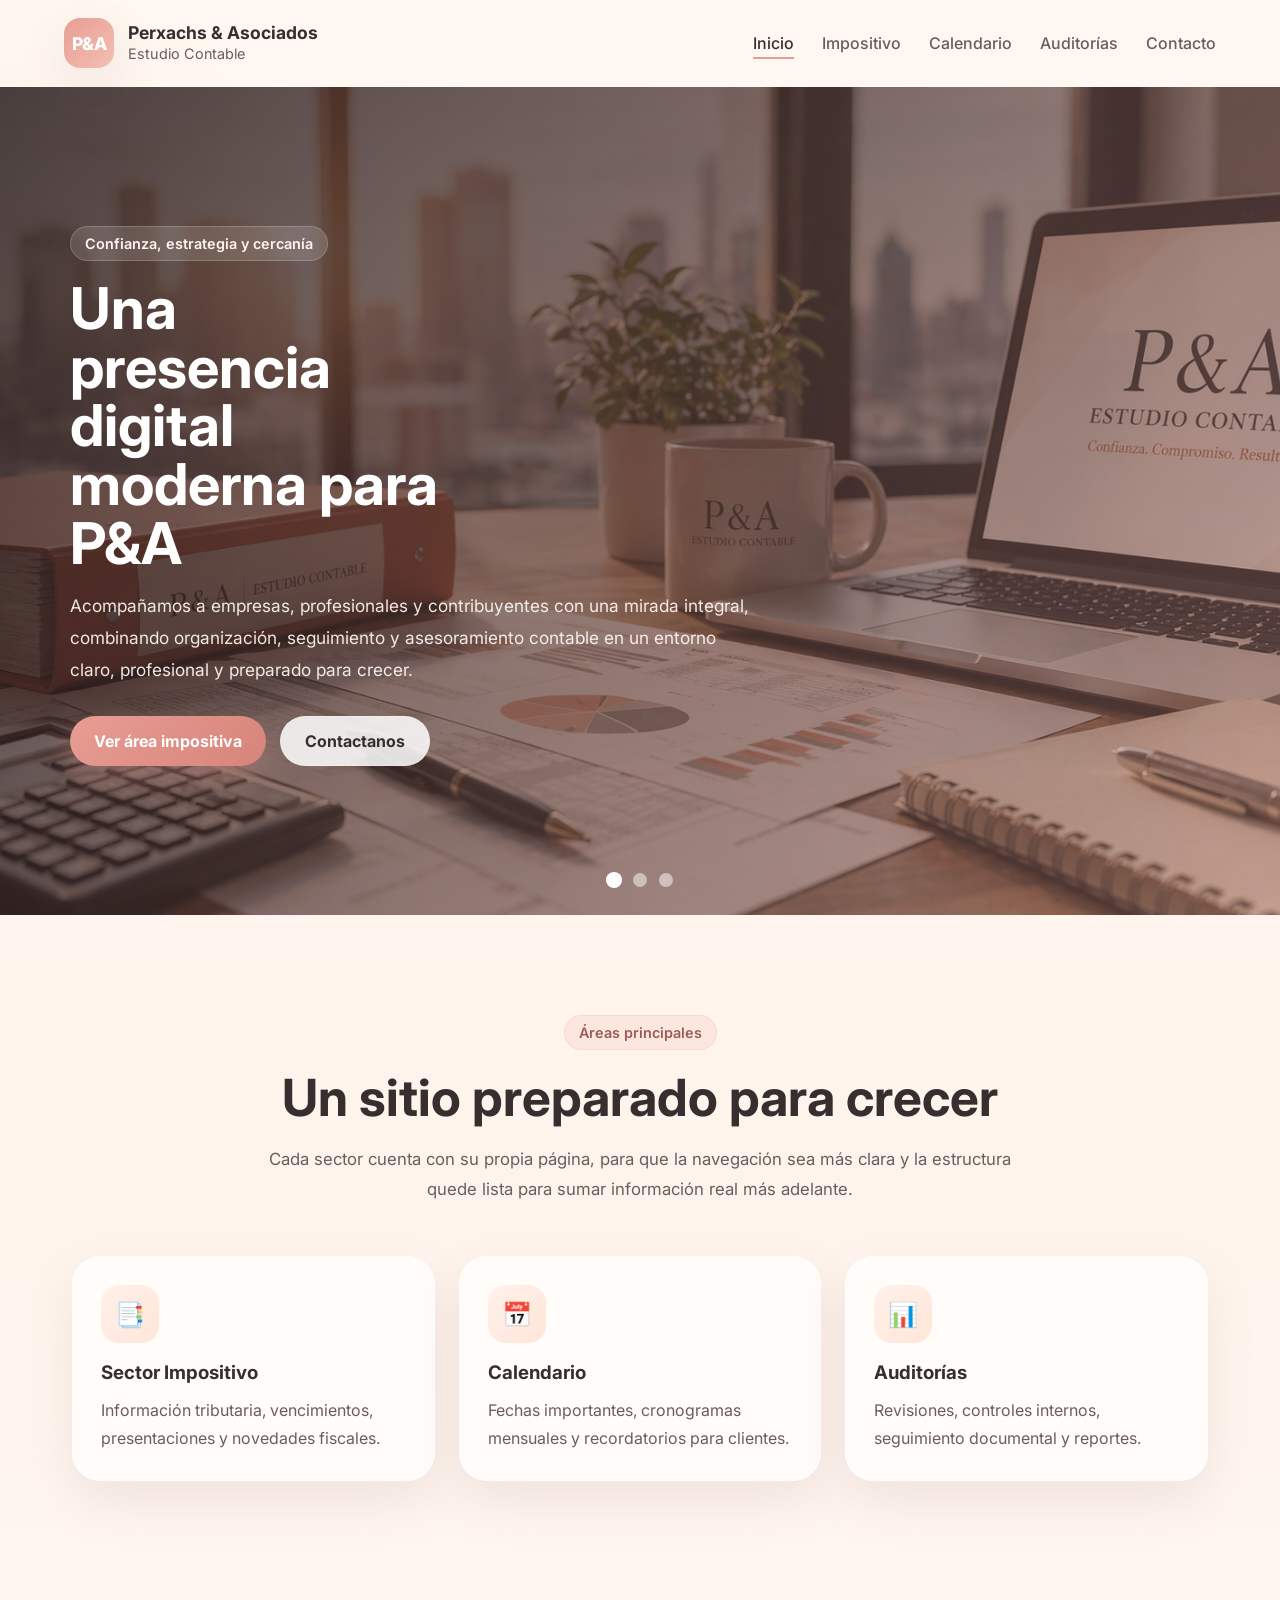
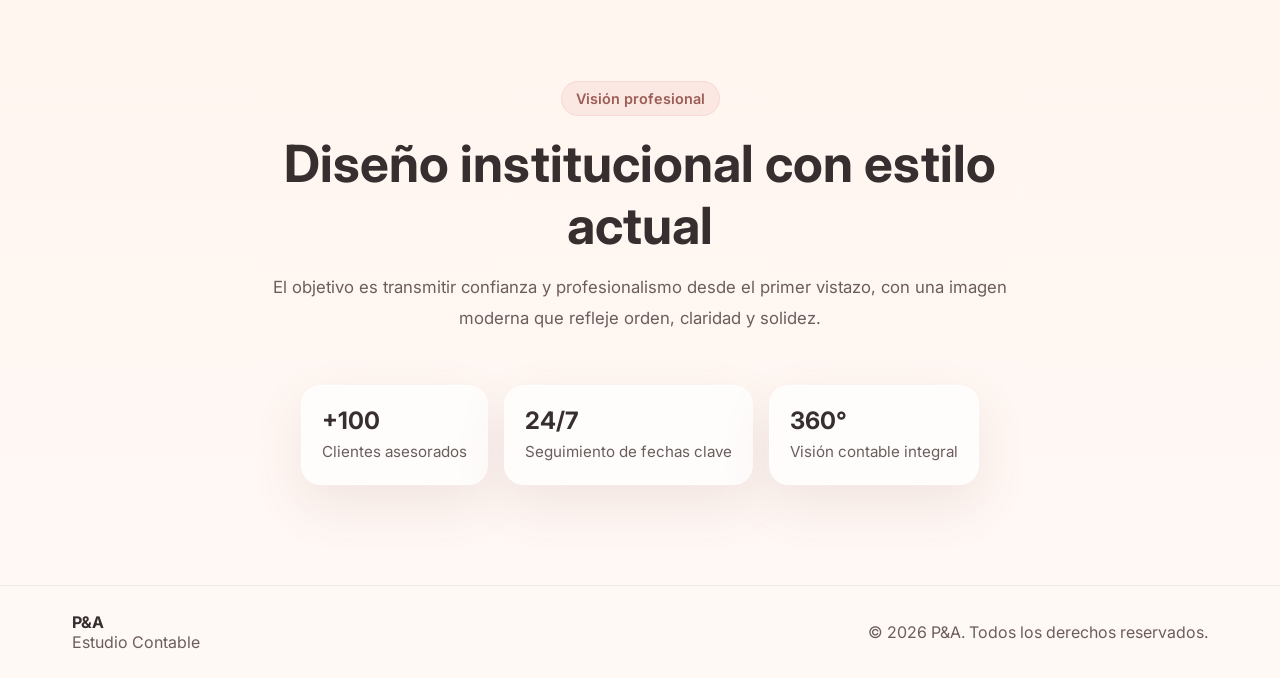
<file: index.html>
<!DOCTYPE html>
<html lang="es">
<head>
  <meta charset="UTF-8" />
  <meta name="viewport" content="width=device-width, initial-scale=1.0" />
  <title>P&A | Inicio</title>
  <link rel="preconnect" href="https://fonts.googleapis.com">
  <link rel="preconnect" href="https://fonts.gstatic.com" crossorigin>
  <link href="https://fonts.googleapis.com/css2?family=Inter:wght@300;400;500;600;700;800&display=swap" rel="stylesheet">
  <link rel="stylesheet" href="styles.css" />
</head>
<body>
  <div class="bg-blur bg-blur-1"></div>
  <div class="bg-blur bg-blur-2"></div>

  <header class="header" id="header">
    <div class="container nav">
      <a href="index.html" class="logo">
        <span class="logo-mark">P&A</span>
        <div class="logo-text">
          <h1>Perxachs & Asociados</h1>
          <p>Estudio Contable</p>
        </div>
      </a>

      <nav class="nav-menu" id="navMenu">
        <a href="index.html" class="active">Inicio</a>
        <a href="impositivo.html">Impositivo</a>
        <a href="calendario.html">Calendario</a>
        <a href="auditorias.html">Auditorías</a>
        <a href="contacto.html">Contacto</a>
      </nav>

      <button class="menu-toggle" id="menuToggle" aria-label="Abrir menú">
        <span></span><span></span><span></span>
      </button>
    </div>
  </header>

  <main>
    <section class="hero-slider" id="inicio">
  <div class="hero-slides">
    <div class="hero-slide active" style="background-image: url('img/slide1.jpg');"></div>
    <div class="hero-slide" style="background-image: url('img/slide2.jpg');"></div>
    <div class="hero-slide" style="background-image: url('img/slide3.jpg');"></div>
  </div>

  <div class="hero-overlay"></div>

  <div class="container hero-slider-content">
  <div class="hero-text reveal visible" id="heroTextBox">
    <span class="eyebrow" id="heroEyebrow">Confianza, estrategia y cercanía</span>
    <h2 id="heroTitle">Una presencia digital moderna para P&A</h2>
    <p id="heroDescription">
      Acompañamos a empresas, profesionales y contribuyentes con una mirada integral,
      combinando organización, seguimiento y asesoramiento contable en un entorno claro,
      profesional y preparado para crecer.
    </p>

    <div class="hero-buttons">
      <a href="impositivo.html" class="btn btn-primary" id="heroPrimaryBtn">Ver área impositiva</a>
      <a href="contacto.html" class="btn btn-secondary" id="heroSecondaryBtn">Contactanos</a>
    </div>
  </div>

  <div class="slider-indicators">
    <button class="indicator active" aria-label="Slide 1"></button>
    <button class="indicator" aria-label="Slide 2"></button>
    <button class="indicator" aria-label="Slide 3"></button>
  </div>
</div>
</section>

    <section class="section">
      <div class="container">
        <div class="section-heading reveal">
          <span class="section-label">Áreas principales</span>
          <h2>Un sitio preparado para crecer</h2>
          <p>
            Cada sector cuenta con su propia página, para que la navegación sea más clara
            y la estructura quede lista para sumar información real más adelante.
          </p>
        </div>

        <div class="cards-grid">
          <a class="info-card reveal card-link" href="impositivo.html">
            <div class="icon">📑</div>
            <h3>Sector Impositivo</h3>
            <p>Información tributaria, vencimientos, presentaciones y novedades fiscales.</p>
          </a>

          <a class="info-card reveal card-link" href="calendario.html">
            <div class="icon">📅</div>
            <h3>Calendario</h3>
            <p>Fechas importantes, cronogramas mensuales y recordatorios para clientes.</p>
          </a>

          <a class="info-card reveal card-link" href="auditorias.html">
            <div class="icon">📊</div>
            <h3>Auditorías</h3>
            <p>Revisiones, controles internos, seguimiento documental y reportes.</p>
          </a>
        </div>
      </div>
    </section>

    <section class="section">
      <div class="container">
        <div class="section-heading reveal">
          <span class="section-label">Visión profesional</span>
          <h2>Diseño institucional con estilo actual</h2>
          <p>
            El objetivo es transmitir confianza y profesionalismo desde el primer vistazo,
            con una imagen moderna que refleje orden, claridad y solidez.
          </p>
        </div>

        <div class="hero-stats center-stats">
          <div class="stat-card reveal">
            <h3>+100</h3>
            <p>Clientes asesorados</p>
          </div>
          <div class="stat-card reveal">
            <h3>24/7</h3>
            <p>Seguimiento de fechas clave</p>
          </div>
          <div class="stat-card reveal">
            <h3>360°</h3>
            <p>Visión contable integral</p>
          </div>
        </div>
      </div>
    </section>
  </main>

  <footer class="footer">
    <div class="container footer-content">
      <div>
        <strong>P&A</strong>
        <p>Estudio Contable</p>
      </div>
      <p>© 2026 P&A. Todos los derechos reservados.</p>
    </div>
  </footer>

  <script src="script.js"></script>
</body>
</html>
</file>
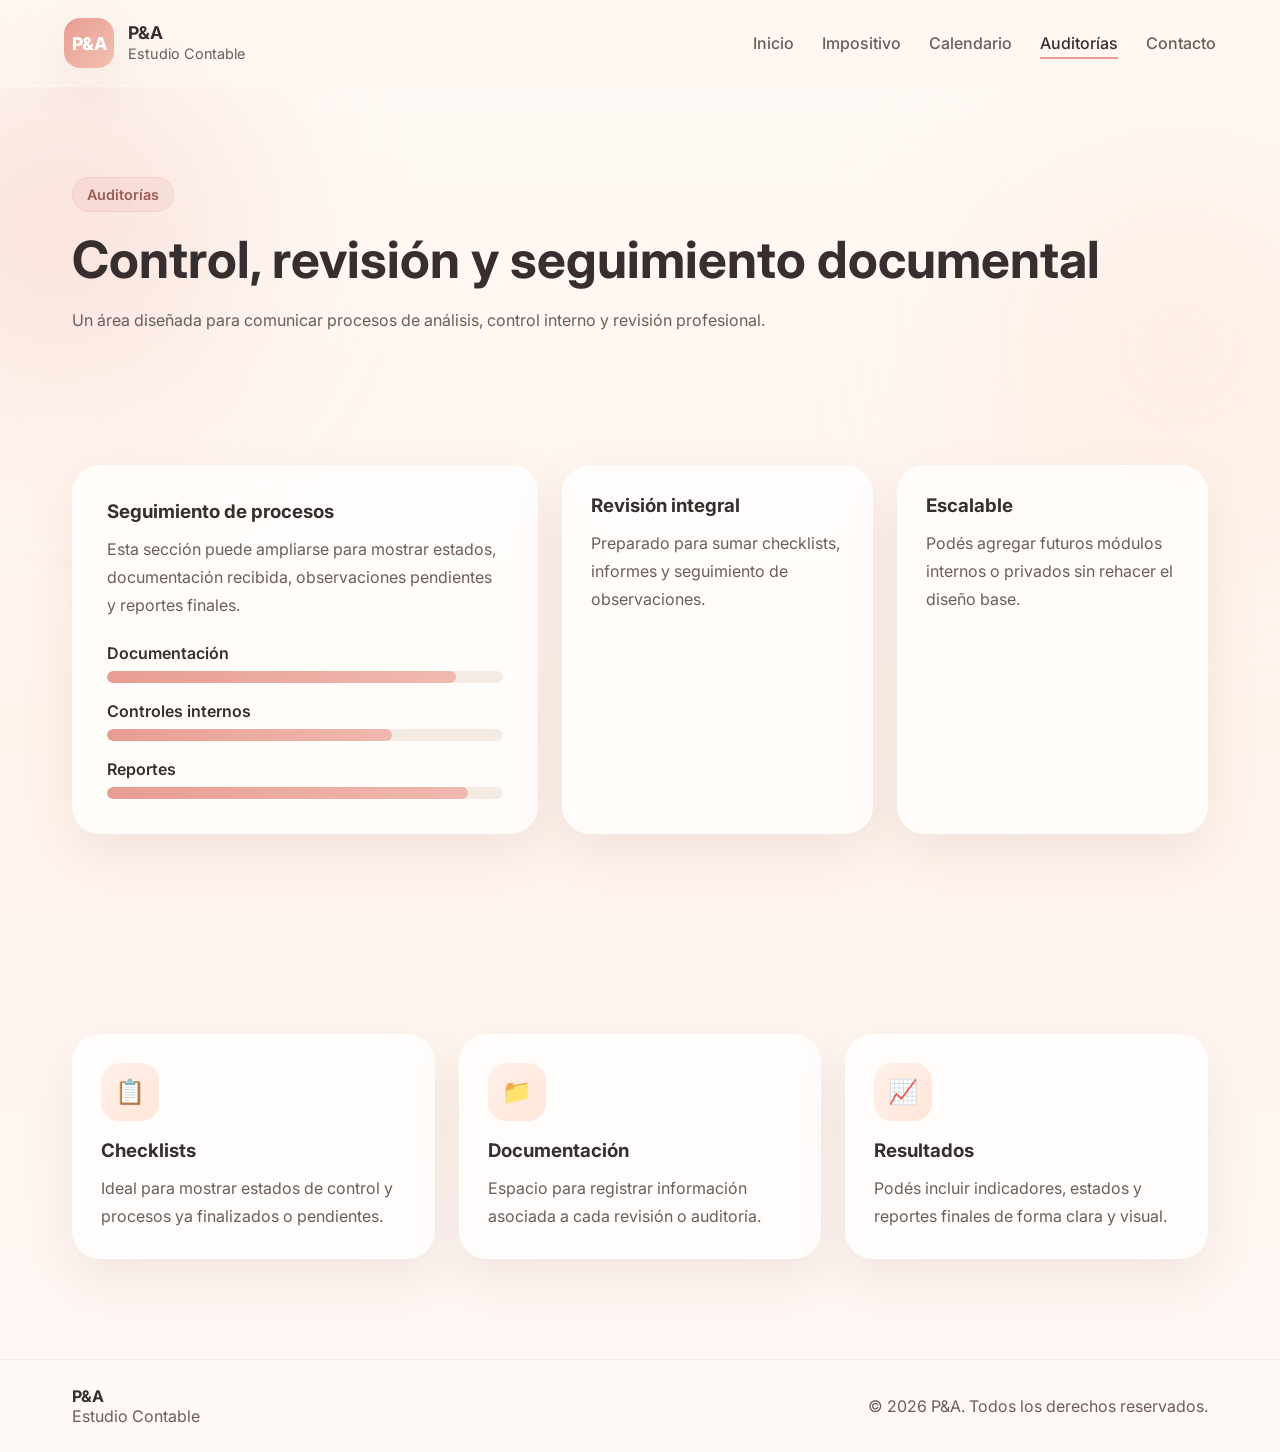
<file: auditorias.html>
<!DOCTYPE html>
<html lang="es">
<head>
  <meta charset="UTF-8" />
  <meta name="viewport" content="width=device-width, initial-scale=1.0" />
  <title>P&A | Auditorías</title>
  <link rel="preconnect" href="https://fonts.googleapis.com">
  <link rel="preconnect" href="https://fonts.gstatic.com" crossorigin>
  <link href="https://fonts.googleapis.com/css2?family=Inter:wght@300;400;500;600;700;800&display=swap" rel="stylesheet">
  <link rel="stylesheet" href="styles.css" />
</head>
<body>
  <div class="bg-blur bg-blur-1"></div>
  <div class="bg-blur bg-blur-2"></div>

  <header class="header" id="header">
    <div class="container nav">
      <a href="index.html" class="logo">
        <span class="logo-mark">P&A</span>
        <div class="logo-text">
          <h1>P&A</h1>
          <p>Estudio Contable</p>
        </div>
      </a>

      <nav class="nav-menu" id="navMenu">
        <a href="index.html">Inicio</a>
        <a href="impositivo.html">Impositivo</a>
        <a href="calendario.html">Calendario</a>
        <a href="auditorias.html" class="active">Auditorías</a>
        <a href="contacto.html">Contacto</a>
      </nav>

      <button class="menu-toggle" id="menuToggle" aria-label="Abrir menú">
        <span></span><span></span><span></span>
      </button>
    </div>
  </header>

  <main>
    <section class="subhero">
      <div class="container">
        <span class="section-label">Auditorías</span>
        <h2>Control, revisión y seguimiento documental</h2>
        <p>
          Un área diseñada para comunicar procesos de análisis, control interno y revisión profesional.
        </p>
      </div>
    </section>

    <section class="section">
      <div class="container audit-grid">
        <div class="audit-card large reveal">
          <h3>Seguimiento de procesos</h3>
          <p>
            Esta sección puede ampliarse para mostrar estados, documentación recibida,
            observaciones pendientes y reportes finales.
          </p>
          <div class="progress-list">
            <div class="progress-item">
              <span>Documentación</span>
              <div class="progress"><div style="width: 88%"></div></div>
            </div>
            <div class="progress-item">
              <span>Controles internos</span>
              <div class="progress"><div style="width: 72%"></div></div>
            </div>
            <div class="progress-item">
              <span>Reportes</span>
              <div class="progress"><div style="width: 91%"></div></div>
            </div>
          </div>
        </div>

        <div class="audit-card reveal">
          <h3>Revisión integral</h3>
          <p>Preparado para sumar checklists, informes y seguimiento de observaciones.</p>
        </div>

        <div class="audit-card reveal">
          <h3>Escalable</h3>
          <p>Podés agregar futuros módulos internos o privados sin rehacer el diseño base.</p>
        </div>
      </div>
    </section>

    <section class="section">
      <div class="container cards-grid">
        <article class="info-card reveal">
          <div class="icon">📋</div>
          <h3>Checklists</h3>
          <p>Ideal para mostrar estados de control y procesos ya finalizados o pendientes.</p>
        </article>

        <article class="info-card reveal">
          <div class="icon">📁</div>
          <h3>Documentación</h3>
          <p>Espacio para registrar información asociada a cada revisión o auditoría.</p>
        </article>

        <article class="info-card reveal">
          <div class="icon">📈</div>
          <h3>Resultados</h3>
          <p>Podés incluir indicadores, estados y reportes finales de forma clara y visual.</p>
        </article>
      </div>
    </section>
  </main>

  <footer class="footer">
    <div class="container footer-content">
      <div>
        <strong>P&A</strong>
        <p>Estudio Contable</p>
      </div>
      <p>© 2026 P&A. Todos los derechos reservados.</p>
    </div>
  </footer>

  <script src="script.js"></script>
</body>
</html>
</file>
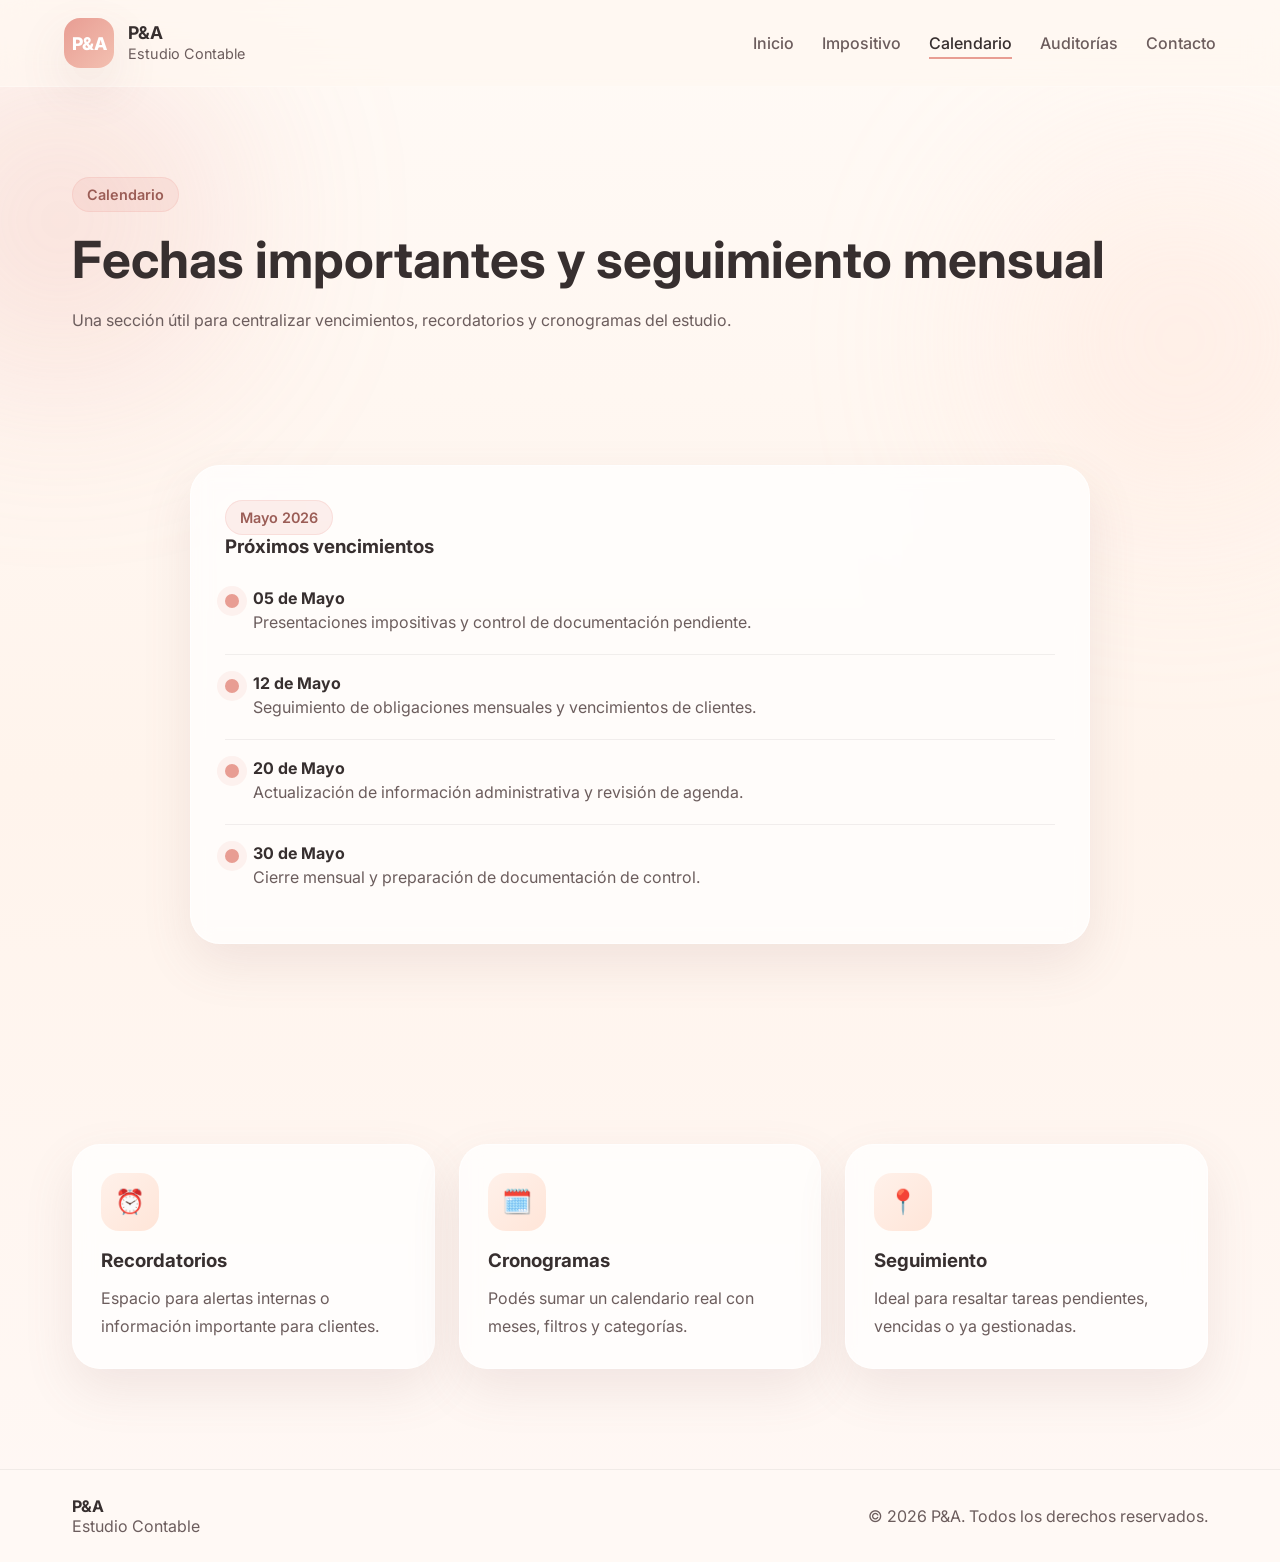
<file: calendario.html>
<!DOCTYPE html>
<html lang="es">
<head>
  <meta charset="UTF-8" />
  <meta name="viewport" content="width=device-width, initial-scale=1.0" />
  <title>P&A | Calendario</title>
  <link rel="preconnect" href="https://fonts.googleapis.com">
  <link rel="preconnect" href="https://fonts.gstatic.com" crossorigin>
  <link href="https://fonts.googleapis.com/css2?family=Inter:wght@300;400;500;600;700;800&display=swap" rel="stylesheet">
  <link rel="stylesheet" href="styles.css" />
</head>
<body>
  <div class="bg-blur bg-blur-1"></div>
  <div class="bg-blur bg-blur-2"></div>

  <header class="header" id="header">
    <div class="container nav">
      <a href="index.html" class="logo">
        <span class="logo-mark">P&A</span>
        <div class="logo-text">
          <h1>P&A</h1>
          <p>Estudio Contable</p>
        </div>
      </a>

      <nav class="nav-menu" id="navMenu">
        <a href="index.html">Inicio</a>
        <a href="impositivo.html">Impositivo</a>
        <a href="calendario.html" class="active">Calendario</a>
        <a href="auditorias.html">Auditorías</a>
        <a href="contacto.html">Contacto</a>
      </nav>

      <button class="menu-toggle" id="menuToggle" aria-label="Abrir menú">
        <span></span><span></span><span></span>
      </button>
    </div>
  </header>

  <main>
    <section class="subhero">
      <div class="container">
        <span class="section-label">Calendario</span>
        <h2>Fechas importantes y seguimiento mensual</h2>
        <p>
          Una sección útil para centralizar vencimientos, recordatorios y cronogramas del estudio.
        </p>
      </div>
    </section>

    <section class="section">
      <div class="container">
        <div class="timeline-card reveal full-card">
          <span class="section-label">Mayo 2026</span>
          <h3>Próximos vencimientos</h3>

          <div class="timeline-item">
            <div class="dot"></div>
            <div>
              <strong>05 de Mayo</strong>
              <p>Presentaciones impositivas y control de documentación pendiente.</p>
            </div>
          </div>

          <div class="timeline-item">
            <div class="dot"></div>
            <div>
              <strong>12 de Mayo</strong>
              <p>Seguimiento de obligaciones mensuales y vencimientos de clientes.</p>
            </div>
          </div>

          <div class="timeline-item">
            <div class="dot"></div>
            <div>
              <strong>20 de Mayo</strong>
              <p>Actualización de información administrativa y revisión de agenda.</p>
            </div>
          </div>

          <div class="timeline-item">
            <div class="dot"></div>
            <div>
              <strong>30 de Mayo</strong>
              <p>Cierre mensual y preparación de documentación de control.</p>
            </div>
          </div>
        </div>
      </div>
    </section>

    <section class="section">
      <div class="container cards-grid">
        <article class="info-card reveal">
          <div class="icon">⏰</div>
          <h3>Recordatorios</h3>
          <p>Espacio para alertas internas o información importante para clientes.</p>
        </article>

        <article class="info-card reveal">
          <div class="icon">🗓️</div>
          <h3>Cronogramas</h3>
          <p>Podés sumar un calendario real con meses, filtros y categorías.</p>
        </article>

        <article class="info-card reveal">
          <div class="icon">📍</div>
          <h3>Seguimiento</h3>
          <p>Ideal para resaltar tareas pendientes, vencidas o ya gestionadas.</p>
        </article>
      </div>
    </section>
  </main>

  <footer class="footer">
    <div class="container footer-content">
      <div>
        <strong>P&A</strong>
        <p>Estudio Contable</p>
      </div>
      <p>© 2026 P&A. Todos los derechos reservados.</p>
    </div>
  </footer>

  <script src="script.js"></script>
</body>
</html>
</file>
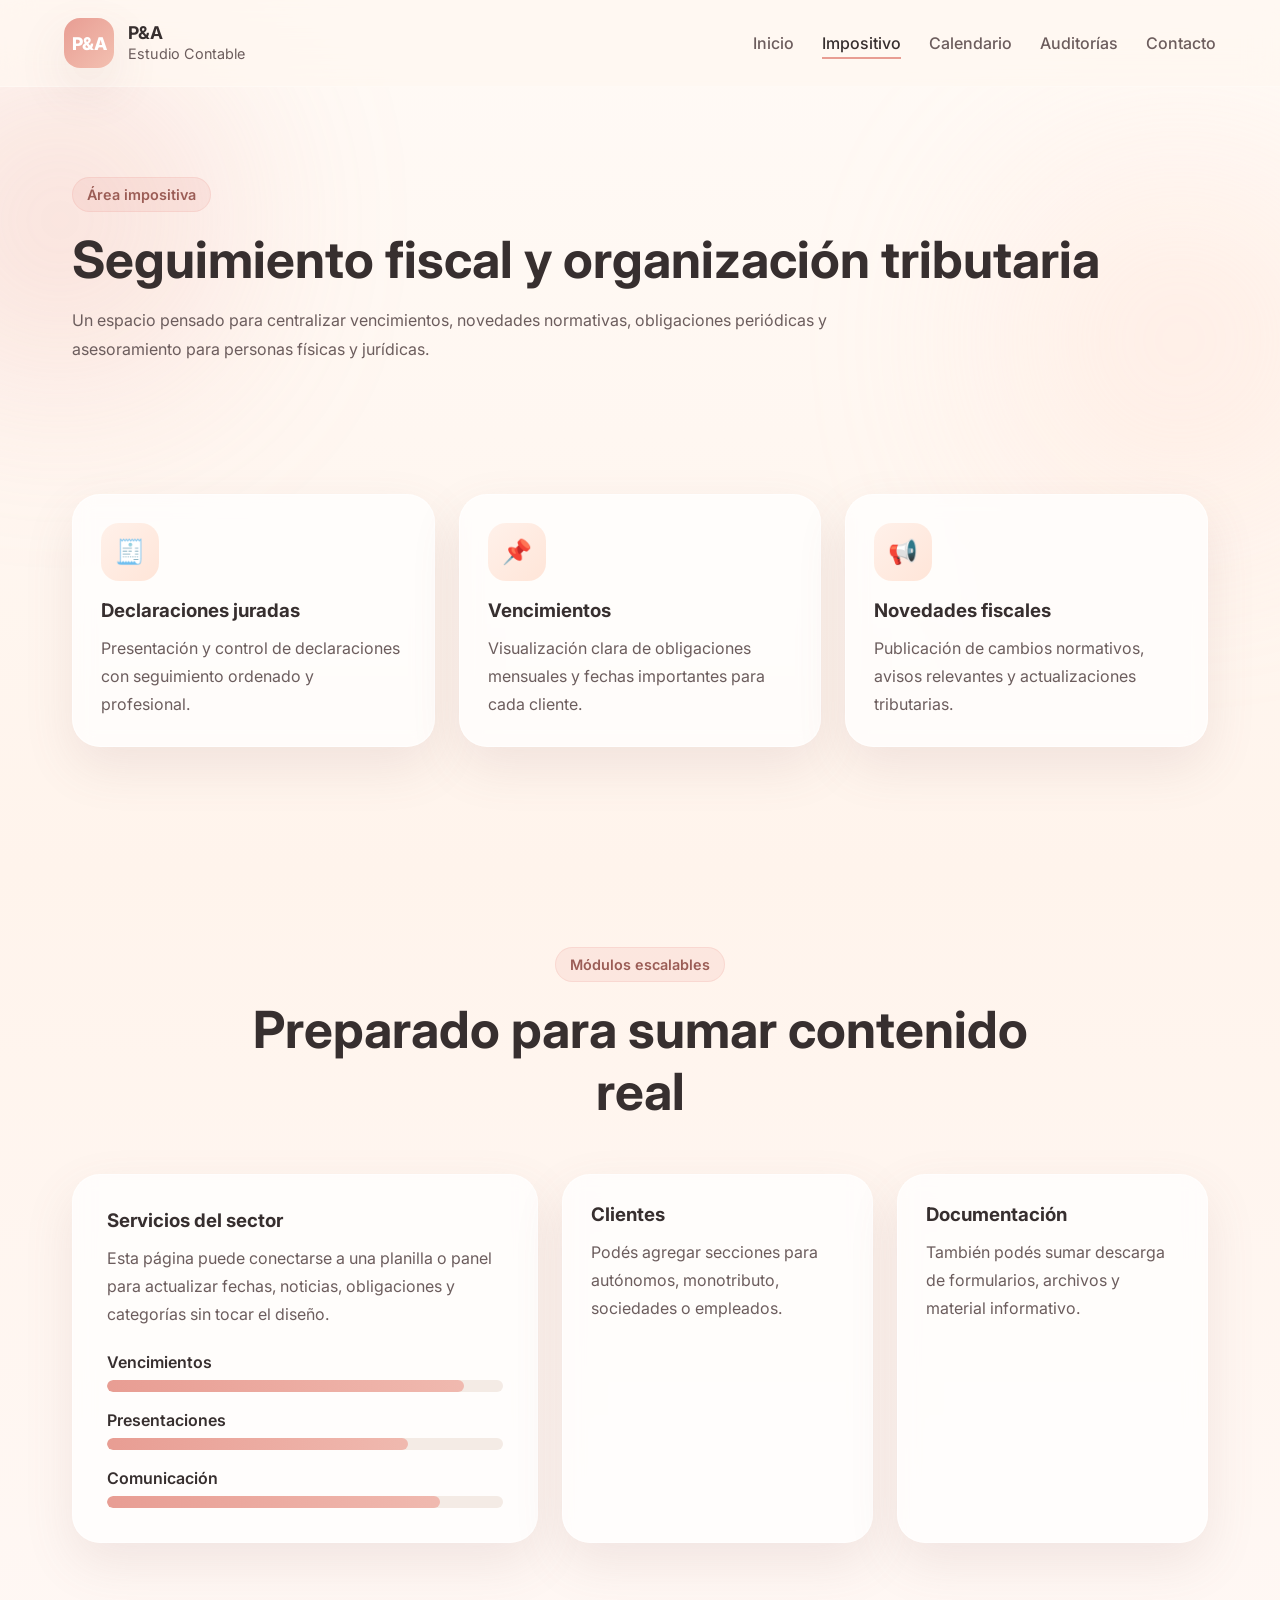
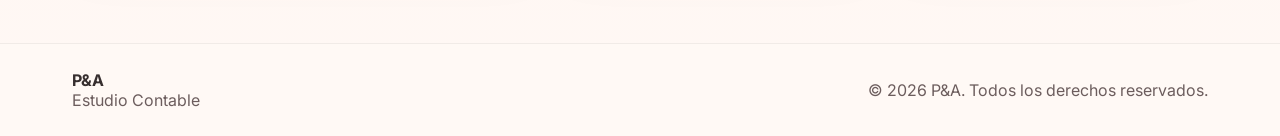
<file: impositivo.html>
<!DOCTYPE html>
<html lang="es">
<head>
  <meta charset="UTF-8" />
  <meta name="viewport" content="width=device-width, initial-scale=1.0" />
  <title>P&A | Impositivo</title>
  <link rel="preconnect" href="https://fonts.googleapis.com">
  <link rel="preconnect" href="https://fonts.gstatic.com" crossorigin>
  <link href="https://fonts.googleapis.com/css2?family=Inter:wght@300;400;500;600;700;800&display=swap" rel="stylesheet">
  <link rel="stylesheet" href="styles.css" />
</head>
<body>
  <div class="bg-blur bg-blur-1"></div>
  <div class="bg-blur bg-blur-2"></div>

  <header class="header" id="header">
    <div class="container nav">
      <a href="index.html" class="logo">
        <span class="logo-mark">P&A</span>
        <div class="logo-text">
          <h1>P&A</h1>
          <p>Estudio Contable</p>
        </div>
      </a>

      <nav class="nav-menu" id="navMenu">
        <a href="index.html">Inicio</a>
        <a href="impositivo.html" class="active">Impositivo</a>
        <a href="calendario.html">Calendario</a>
        <a href="auditorias.html">Auditorías</a>
        <a href="contacto.html">Contacto</a>
      </nav>

      <button class="menu-toggle" id="menuToggle" aria-label="Abrir menú">
        <span></span><span></span><span></span>
      </button>
    </div>
  </header>

  <main>
    <section class="subhero">
      <div class="container">
        <span class="section-label">Área impositiva</span>
        <h2>Seguimiento fiscal y organización tributaria</h2>
        <p>
          Un espacio pensado para centralizar vencimientos, novedades normativas,
          obligaciones periódicas y asesoramiento para personas físicas y jurídicas.
        </p>
      </div>
    </section>

    <section class="section">
      <div class="container cards-grid">
        <article class="info-card reveal">
          <div class="icon">🧾</div>
          <h3>Declaraciones juradas</h3>
          <p>Presentación y control de declaraciones con seguimiento ordenado y profesional.</p>
        </article>

        <article class="info-card reveal">
          <div class="icon">📌</div>
          <h3>Vencimientos</h3>
          <p>Visualización clara de obligaciones mensuales y fechas importantes para cada cliente.</p>
        </article>

        <article class="info-card reveal">
          <div class="icon">📢</div>
          <h3>Novedades fiscales</h3>
          <p>Publicación de cambios normativos, avisos relevantes y actualizaciones tributarias.</p>
        </article>
      </div>
    </section>

    <section class="section">
      <div class="container">
        <div class="section-heading reveal">
          <span class="section-label">Módulos escalables</span>
          <h2>Preparado para sumar contenido real</h2>
        </div>

        <div class="audit-grid">
          <div class="audit-card large reveal">
            <h3>Servicios del sector</h3>
            <p>
              Esta página puede conectarse a una planilla o panel para actualizar fechas,
              noticias, obligaciones y categorías sin tocar el diseño.
            </p>
            <div class="progress-list">
              <div class="progress-item">
                <span>Vencimientos</span>
                <div class="progress"><div style="width: 90%"></div></div>
              </div>
              <div class="progress-item">
                <span>Presentaciones</span>
                <div class="progress"><div style="width: 76%"></div></div>
              </div>
              <div class="progress-item">
                <span>Comunicación</span>
                <div class="progress"><div style="width: 84%"></div></div>
              </div>
            </div>
          </div>

          <div class="audit-card reveal">
            <h3>Clientes</h3>
            <p>Podés agregar secciones para autónomos, monotributo, sociedades o empleados.</p>
          </div>

          <div class="audit-card reveal">
            <h3>Documentación</h3>
            <p>También podés sumar descarga de formularios, archivos y material informativo.</p>
          </div>
        </div>
      </div>
    </section>
  </main>

  <footer class="footer">
    <div class="container footer-content">
      <div>
        <strong>P&A</strong>
        <p>Estudio Contable</p>
      </div>
      <p>© 2026 P&A. Todos los derechos reservados.</p>
    </div>
  </footer>

  <script src="script.js"></script>
</body>
</html>
</file>
<file: styles.css>
:root {
  --salmon: #e89d93;
  --salmon-dark: #d7847a;
  --cream: #fff7f0;
  --white: #ffffff;
  --text: #372f2f;
  --text-soft: #6c5d5d;
  --border: rgba(55, 47, 47, 0.08);
  --shadow: 0 20px 50px rgba(142, 102, 95, 0.12);
  --radius-xl: 28px;
  --radius-lg: 20px;
  --transition: 0.35s ease;
  --container: 1200px;
}

* {
  margin: 0;
  padding: 0;
  box-sizing: border-box;
}

html {
  scroll-behavior: smooth;
}

body {
  font-family: 'Inter', sans-serif;
  background: linear-gradient(180deg, #fffaf6 0%, #fff4ec 50%, #fff8f5 100%);
  color: var(--text);
  overflow-x: hidden;
}

a {
  text-decoration: none;
  color: inherit;
}

button,
input,
textarea {
  font: inherit;
}

.container {
  width: min(90%, var(--container));
  margin: 0 auto;
  padding-inline: 8px;
}

.bg-blur {
  position: fixed;
  border-radius: 999px;
  filter: blur(110px);
  opacity: 0.35;
  z-index: -1;
  pointer-events: none;
}

.bg-blur-1 {
  width: 280px;
  height: 280px;
  background: var(--salmon);
  top: 80px;
  left: -80px;
}

.bg-blur-2 {
  width: 320px;
  height: 320px;
  background: #ffd8c8;
  right: -60px;
  top: 180px;
}

.header {
  position: sticky;
  top: 0;
  z-index: 1000;
  backdrop-filter: blur(16px);
  background: rgba(255, 247, 240, 0.75);
  border-bottom: 1px solid rgba(255, 255, 255, 0.25);
  transition: var(--transition);
}

.header.scrolled {
  box-shadow: 0 10px 30px rgba(0, 0, 0, 0.05);
}

.nav {
  display: flex;
  align-items: center;
  justify-content: space-between;
  padding: 18px 0;
  gap: 24px;
}

.logo {
  display: flex;
  align-items: center;
  gap: 14px;
}

.logo-mark {
  width: 50px;
  height: 50px;
  border-radius: 16px;
  display: grid;
  place-items: center;
  background: linear-gradient(135deg, var(--salmon), #f3c0b1);
  color: white;
  font-weight: 800;
  font-size: 1.1rem;
  box-shadow: var(--shadow);
}

.logo-text h1 {
  font-size: 1.1rem;
  line-height: 1;
}

.logo-text p {
  font-size: 0.9rem;
  color: var(--text-soft);
  margin-top: 4px;
}

.nav-menu {
  display: flex;
  align-items: center;
  gap: 28px;
}

.nav-menu a {
  position: relative;
  color: var(--text-soft);
  font-weight: 500;
  transition: var(--transition);
}

.nav-menu a.active,
.nav-menu a:hover {
  color: var(--text);
}

.nav-menu a::after {
  content: "";
  position: absolute;
  left: 0;
  bottom: -6px;
  width: 0%;
  height: 2px;
  background: var(--salmon);
  transition: var(--transition);
}

.nav-menu a.active::after,
.nav-menu a:hover::after {
  width: 100%;
}

.menu-toggle {
  display: none;
  flex-direction: column;
  gap: 5px;
  background: transparent;
  border: none;
  cursor: pointer;
}

.menu-toggle span {
  width: 24px;
  height: 2px;
  background: var(--text);
  border-radius: 10px;
}

/* HERO SLIDER */
.hero-slider {
  position: relative;
  min-height: 92vh;
  display: flex;
  align-items: center;
  overflow: hidden;
}

.hero-slides {
  position: absolute;
  inset: 0;
  z-index: 0;
}

.hero-slide {
  position: absolute;
  inset: 0;
  background-size: cover;
  background-position: center;
  opacity: 0;
  transform: scale(1.04);
  transition: opacity 1s ease, transform 6s ease;
}

.hero-slide.active {
  opacity: 1;
  transform: scale(1);
}

.hero-overlay {
  position: absolute;
  inset: 0;
  background:
    linear-gradient(120deg, rgba(40, 25, 25, 0.72), rgba(232, 157, 147, 0.32)),
    linear-gradient(180deg, rgba(0, 0, 0, 0.28), rgba(0, 0, 0, 0.12));
  z-index: 1;
  pointer-events: none;
}

.hero-slider-content {
  position: relative;
  z-index: 3;
  width: min(90%, var(--container));
  margin: 0 auto;
  min-height: 92vh;
  display: flex;
  align-items: center;
  padding: 110px 0 120px;
}

.hero-text {
  position: relative;
  z-index: 4;
  max-width: 720px;
  padding-left: 6px;
  transition: opacity 0.45s ease, transform 0.45s ease;
}

.hero-text.text-changing {
  opacity: 0;
  transform: translateY(18px);
}

.hero-text.text-visible {
  opacity: 1;
  transform: translateY(0);
}

.eyebrow,
.section-label,
.tag {
  display: inline-flex;
  align-items: center;
  padding: 8px 14px;
  background: rgba(255, 255, 255, 0.14);
  border: 1px solid rgba(255, 255, 255, 0.18);
  border-radius: 999px;
  color: #fff4ef;
  font-size: 0.9rem;
  font-weight: 600;
  backdrop-filter: blur(8px);
}

.section-label {
  color: #9b5d56;
  background: rgba(232, 157, 147, 0.15);
  border: 1px solid rgba(232, 157, 147, 0.2);
  backdrop-filter: none;
}

.hero-text h2 {
  font-size: clamp(2.2rem, 4.5vw, 4.4rem);
  line-height: 1.02;
  margin: 18px 0;
  max-width: 10ch;
  color: white;
}

.hero-text p {
  font-size: 1.08rem;
  line-height: 1.85;
  color: rgba(255, 247, 243, 0.92);
  max-width: 62ch;
}

.hero-text .eyebrow,
.hero-text h2,
.hero-text p,
.hero-text .hero-buttons {
  will-change: opacity, transform;
}

.hero-buttons {
  display: flex;
  flex-wrap: wrap;
  gap: 14px;
  margin-top: 30px;
}

.btn {
  padding: 14px 24px;
  border-radius: 999px;
  border: none;
  cursor: pointer;
  font-weight: 700;
  transition: var(--transition);
  display: inline-flex;
  align-items: center;
  justify-content: center;
}

.btn-primary {
  background: linear-gradient(135deg, var(--salmon), var(--salmon-dark));
  color: white;
  box-shadow: 0 14px 35px rgba(232, 157, 147, 0.35);
}

.btn-primary:hover,
.card-link:hover {
  transform: translateY(-5px);
}

.btn-secondary {
  background: rgba(255, 255, 255, 0.85);
  color: var(--text);
  border: 1px solid rgba(255, 255, 255, 0.25);
}

.btn-secondary:hover {
  background: white;
  transform: translateY(-3px);
}

.slider-indicators {
  position: absolute;
  left: 50%;
  bottom: 28px;
  transform: translateX(-50%);
  z-index: 6;
  display: flex;
  gap: 12px;
  align-items: center;
  justify-content: center;
  width: max-content;
}

.indicator {
  width: 14px;
  height: 14px;
  border-radius: 50%;
  border: none;
  cursor: pointer;
  background: rgba(255, 255, 255, 0.5);
  transition: 0.3s ease;
  pointer-events: auto;
}

.indicator:hover {
  transform: scale(1.1);
  background: rgba(255, 255, 255, 0.8);
}

.indicator.active {
  background: white;
  transform: scale(1.15);
}

/* COMMON */
.subhero {
  padding: 90px 0 30px;
}

.subhero h2 {
  font-size: clamp(2rem, 4vw, 3.4rem);
  margin: 16px 0;
}

.subhero p {
  color: var(--text-soft);
  line-height: 1.8;
  max-width: 760px;
}

.hero-stats {
  display: flex;
  flex-wrap: wrap;
  gap: 16px;
  margin-top: 34px;
}

.center-stats {
  justify-content: center;
}

.stat-card {
  background: rgba(255, 255, 255, 0.72);
  backdrop-filter: blur(8px);
  border: 1px solid rgba(255, 255, 255, 0.6);
  box-shadow: var(--shadow);
  border-radius: var(--radius-lg);
  padding: 20px;
  min-width: 170px;
}

.stat-card h3 {
  font-size: 1.5rem;
  margin-bottom: 6px;
}

.stat-card p {
  font-size: 0.95rem;
  line-height: 1.5;
  color: var(--text-soft);
}

.section {
  padding: 100px 0;
}

.section-heading {
  text-align: center;
  max-width: 780px;
  margin: 0 auto 52px;
}

.section-heading h2 {
  font-size: clamp(2rem, 4vw, 3.2rem);
  margin: 16px 0;
}

.section-heading p {
  color: var(--text-soft);
  line-height: 1.8;
  font-size: 1.05rem;
}

.cards-grid {
  display: grid;
  grid-template-columns: repeat(3, 1fr);
  gap: 24px;
}

.info-card,
.audit-card,
.timeline-card,
.contact-form,
.contact-card {
  background: rgba(255, 255, 255, 0.72);
  border: 1px solid rgba(255, 255, 255, 0.65);
  box-shadow: var(--shadow);
  backdrop-filter: blur(10px);
}

.info-card {
  border-radius: var(--radius-xl);
  padding: 28px;
  transition: var(--transition);
}

.info-card:hover {
  transform: translateY(-8px);
}

.card-link {
  display: block;
}

.icon {
  width: 58px;
  height: 58px;
  display: grid;
  place-items: center;
  border-radius: 18px;
  background: linear-gradient(135deg, #fff1ea, #ffe5d8);
  margin-bottom: 18px;
  font-size: 1.5rem;
}

.info-card h3,
.audit-card h3,
.timeline-card h3,
.contact-form h3,
.contact-info h2 {
  margin-bottom: 12px;
}

.info-card p,
.audit-card p,
.timeline-card p,
.contact-info p {
  color: var(--text-soft);
  line-height: 1.75;
}

.audit-grid {
  display: grid;
  grid-template-columns: 1.2fr 0.8fr 0.8fr;
  gap: 24px;
}

.audit-card {
  border-radius: var(--radius-xl);
  padding: 28px;
}

.audit-card.large {
  padding: 34px;
}

.progress-list {
  margin-top: 24px;
  display: grid;
  gap: 18px;
}

.progress-item span {
  display: block;
  margin-bottom: 8px;
  font-weight: 600;
}

.progress {
  height: 12px;
  background: #f4ebe5;
  border-radius: 999px;
  overflow: hidden;
}

.progress div {
  height: 100%;
  border-radius: inherit;
  background: linear-gradient(90deg, var(--salmon), #f0b9af);
}

.timeline-card {
  border-radius: 30px;
  padding: 34px;
}

.full-card {
  max-width: 900px;
  margin: 0 auto;
}

.timeline-item {
  display: flex;
  gap: 14px;
  align-items: flex-start;
  padding: 18px 0;
  border-bottom: 1px solid rgba(55, 47, 47, 0.07);
}

.timeline-item:last-child {
  border-bottom: none;
}

.dot {
  width: 14px;
  height: 14px;
  background: var(--salmon);
  border-radius: 50%;
  margin-top: 6px;
  box-shadow: 0 0 0 8px rgba(232, 157, 147, 0.12);
}

.contact-wrapper {
  display: grid;
  grid-template-columns: 1fr 1fr;
  gap: 28px;
  align-items: start;
}

.contact-cards {
  margin-top: 24px;
  display: grid;
  gap: 14px;
}

.contact-card {
  border-radius: 18px;
  padding: 18px 20px;
}

.contact-card strong {
  display: block;
  margin-bottom: 6px;
}

.contact-card span {
  color: var(--text-soft);
}

.contact-form {
  border-radius: 28px;
  padding: 30px;
}

.form-group {
  margin-bottom: 16px;
}

.contact-form input,
.contact-form textarea {
  width: 100%;
  padding: 16px 18px;
  border-radius: 16px;
  border: 1px solid rgba(55, 47, 47, 0.08);
  background: rgba(255, 255, 255, 0.9);
  color: var(--text);
  outline: none;
  transition: var(--transition);
}

.contact-form input:focus,
.contact-form textarea:focus {
  border-color: rgba(232, 157, 147, 0.5);
  box-shadow: 0 0 0 4px rgba(232, 157, 147, 0.12);
}

.full {
  width: 100%;
}

.footer {
  padding: 26px 0;
  border-top: 1px solid rgba(55, 47, 47, 0.07);
  background: rgba(255, 250, 246, 0.7);
}

.footer-content {
  display: flex;
  justify-content: space-between;
  align-items: center;
  gap: 16px;
  flex-wrap: wrap;
}

.footer p {
  color: var(--text-soft);
}

.reveal {
  opacity: 0;
  transform: translateY(30px);
  transition: 0.8s ease;
}

.reveal.visible {
  opacity: 1;
  transform: translateY(0);
}

@media (max-width: 1024px) {
  .audit-grid,
  .contact-wrapper,
  .cards-grid {
    grid-template-columns: 1fr 1fr;
  }

  .audit-grid .large {
    grid-column: 1 / -1;
  }
}

@media (max-width: 768px) {
  .nav-menu {
    position: absolute;
    top: 85px;
    right: 4%;
    width: 240px;
    flex-direction: column;
    align-items: flex-start;
    gap: 18px;
    padding: 22px;
    border-radius: 22px;
    background: rgba(255, 248, 242, 0.97);
    box-shadow: var(--shadow);
    opacity: 0;
    pointer-events: none;
    transform: translateY(-12px);
    transition: var(--transition);
  }

  .nav-menu.open {
    opacity: 1;
    pointer-events: auto;
    transform: translateY(0);
  }

  .menu-toggle {
    display: flex;
  }

  .audit-grid,
  .contact-wrapper,
  .cards-grid {
    grid-template-columns: 1fr;
  }

  .hero-slider {
    min-height: 84vh;
  }

  .hero-slider-content {
    min-height: 84vh;
    padding: 95px 0 95px;
  }

  .hero-text {
    max-width: 100%;
    padding-left: 0;
  }

  .hero-text h2 {
    max-width: 100%;
    font-size: clamp(2.2rem, 8vw, 3.8rem);
  }

  .slider-indicators {
    bottom: 20px;
  }

  .hero-stats {
    flex-direction: column;
  }

  .stat-card {
    width: 100%;
  }

  .section {
    padding: 80px 0;
  }
  /* CONTACTO + INSTAGRAM */
.social-block {
  margin-top: 26px;
  background: rgba(255, 255, 255, 0.72);
  border: 1px solid rgba(255, 255, 255, 0.65);
  box-shadow: var(--shadow);
  backdrop-filter: blur(10px);
  border-radius: 24px;
  padding: 24px;
}

.social-header {
  display: flex;
  align-items: center;
  gap: 16px;
  margin-bottom: 14px;
}

.social-icon {
  width: 56px;
  height: 56px;
  border-radius: 18px;
  display: grid;
  place-items: center;
  background: linear-gradient(135deg, #fff1ea, #ffe5d8);
  font-size: 1.5rem;
}

.social-header h3 {
  margin-bottom: 4px;
  font-size: 1.2rem;
}

.social-header p {
  color: var(--text-soft);
  font-size: 0.95rem;
}

.social-text {
  color: var(--text-soft);
  line-height: 1.75;
  margin-bottom: 18px;
}

.social-buttons {
  display: flex;
  flex-wrap: wrap;
  gap: 12px;
}

.instagram-section {
  padding-top: 30px;
}

.instagram-grid {
  display: grid;
  grid-template-columns: repeat(3, 1fr);
  gap: 24px;
}

.instagram-card {
  background: rgba(255, 255, 255, 0.72);
  border: 1px solid rgba(255, 255, 255, 0.65);
  box-shadow: var(--shadow);
  backdrop-filter: blur(10px);
  border-radius: 24px;
  overflow: hidden;
  transition: var(--transition);
}

.instagram-card:hover {
  transform: translateY(-8px);
}

.instagram-image {
  width: 100%;
  height: 220px;
  overflow: hidden;
}

.instagram-image img {
  width: 100%;
  height: 100%;
  object-fit: cover;
  display: block;
  transition: transform 0.45s ease;
}

.instagram-card:hover .instagram-image img {
  transform: scale(1.05);
}

.instagram-content {
  padding: 22px;
}

.instagram-tag {
  display: inline-block;
  margin-bottom: 12px;
  padding: 7px 12px;
  border-radius: 999px;
  background: rgba(232, 157, 147, 0.15);
  border: 1px solid rgba(232, 157, 147, 0.2);
  color: #9b5d56;
  font-size: 0.85rem;
  font-weight: 600;
}

.instagram-content h3 {
  margin-bottom: 12px;
  font-size: 1.2rem;
}

.instagram-content p {
  color: var(--text-soft);
  line-height: 1.75;
  margin-bottom: 16px;
}

.instagram-link {
  color: var(--salmon-dark);
  font-weight: 700;
  transition: var(--transition);
}

.instagram-link:hover {
  color: var(--salmon);
}

@media (max-width: 1024px) {
  .instagram-grid {
    grid-template-columns: 1fr 1fr;
  }
}

@media (max-width: 768px) {
  .social-buttons {
    flex-direction: column;
  }

  .social-buttons .btn {
    width: 100%;
  }

  .instagram-grid {
    grid-template-columns: 1fr;
  }

  .instagram-image {
    height: 200px;
  }
}
}
</file>
